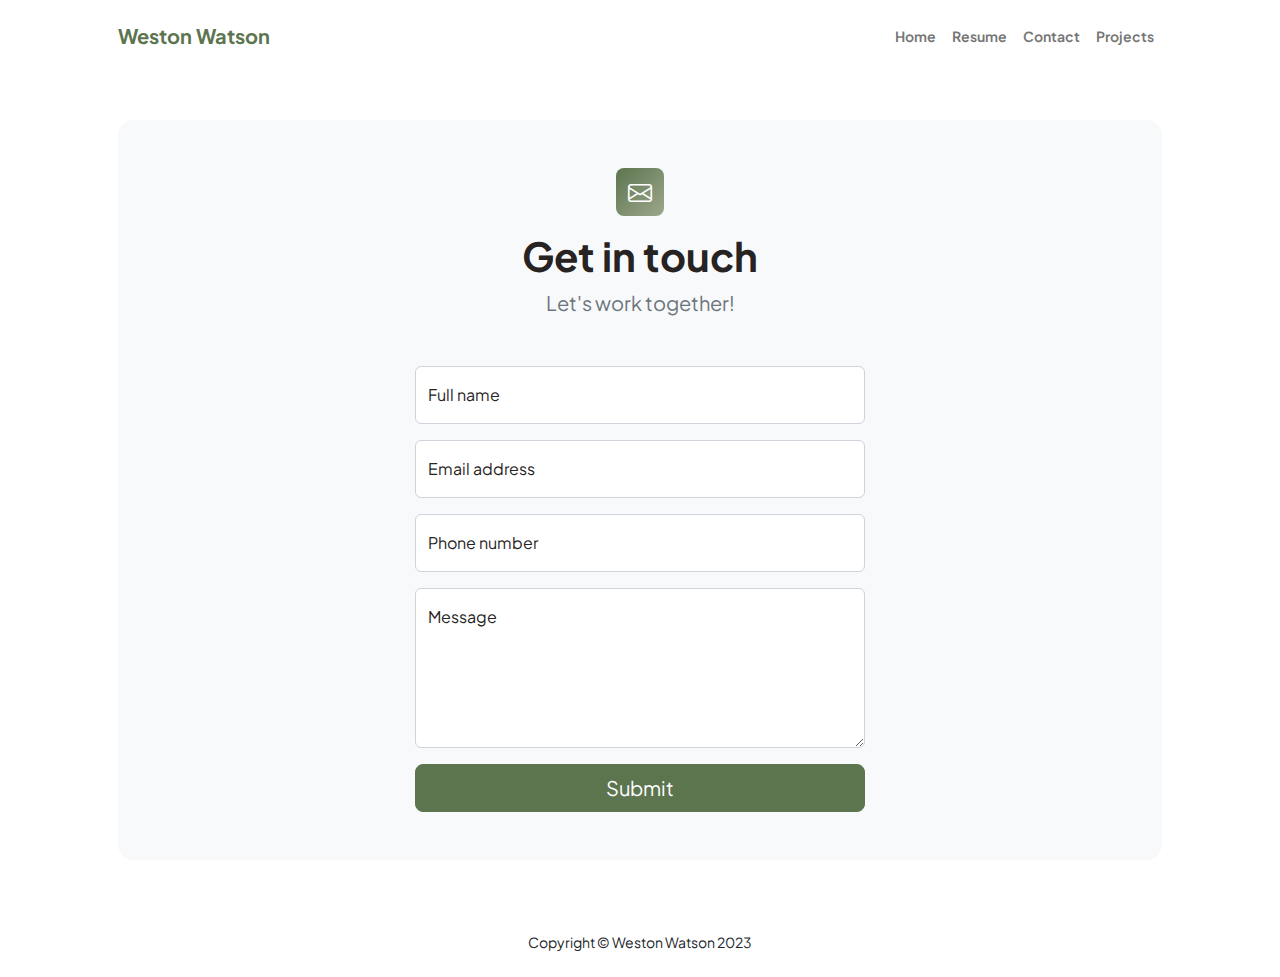
<file: contact.html>
<!DOCTYPE html>
<html lang="en">
    <head>
        <meta charset="utf-8" />
        <meta name="viewport" content="width=device-width, initial-scale=1, shrink-to-fit=no" />
        <meta name="description" content />
        <meta name="author" content />
        <title>Weston Watson's Resume</title>
        <!-- Favicon-->
        <link rel="icon" type="image/svg+xml" href="assets/favicon.svg">
        <link rel="icon" type="image/png" href="assets/favicon.png">
        <!-- Custom Google font-->
        <link rel="preconnect" href="https://fonts.googleapis.com" />
        <link rel="preconnect" href="https://fonts.gstatic.com" crossorigin />
        <link href="https://fonts.googleapis.com/css2?family=Plus+Jakarta+Sans:wght@100;200;300;400;500;600;700;800;900&amp;display=swap" rel="stylesheet" />
        <!-- Bootstrap icons-->
        <link href="https://cdn.jsdelivr.net/npm/bootstrap-icons@1.8.1/font/bootstrap-icons.css" rel="stylesheet" />
        <!-- Core theme CSS (includes Bootstrap)-->
        <link href="css/styles.css" rel="stylesheet" />
    </head>
    <body class="d-flex flex-column">
        <main class="flex-shrink-0">
            <!-- Navigation-->
            <nav class="navbar navbar-expand-lg navbar-light bg-white py-3">
                <div class="container px-5">
                    <a class="navbar-brand" href="index.html"><span class="fw-bolder text-primary">Weston Watson</span></a>
                    <button class="navbar-toggler" type="button" data-bs-toggle="collapse" data-bs-target="#navbarSupportedContent" aria-controls="navbarSupportedContent" aria-expanded="false" aria-label="Toggle navigation"><span class="navbar-toggler-icon"></span></button>
                    <div class="collapse navbar-collapse" id="navbarSupportedContent">
                        <ul class="navbar-nav ms-auto mb-2 mb-lg-0 small fw-bolder">
                            <li class="nav-item"><a class="nav-link" href="index.html">Home</a></li>
                            <li class="nav-item"><a class="nav-link" href="resume.html">Resume</a></li>
                            <li class="nav-item"><a class="nav-link" href="contact.html">Contact</a></li>
                            <li class="nav-item"><a class="nav-link" href="DIYpage.html">Projects</a></li>
                        </ul>
                    </div>
                </div>
            </nav>
            <!-- Page content-->
            <section class="py-5">
                <div class="container px-5">
                    <!-- Contact form-->
                    <div class="bg-light rounded-4 py-5 px-4 px-md-5">
                        <div class="text-center mb-5">
                            <div class="feature bg-primary bg-gradient-primary-to-secondary text-white rounded-3 mb-3"><i class="bi bi-envelope"></i></div>
                            <h1 class="fw-bolder">Get in touch</h1>
                            <p class="lead fw-normal text-muted mb-0">Let's work together!</p>
                        </div>
                        <div class="row gx-5 justify-content-center">
                            <div class="col-lg-8 col-xl-6">
                                <form id="contactForm" action="https://formsubmit.co/74b6f9718ed958b1441b76d9ec27cc74" method="POST">
                                    <!-- Name input-->
                                    <div class="form-floating mb-3">
                                        <input class="form-control" id="name" type="text" name="name" placeholder="Enter your name..."/>
                                        <label for="name">Full name</label>
                                    </div>
                                    <!-- Email address input-->
                                    <div class="form-floating mb-3">
                                        <input class="form-control" id="email" type="email" name="email" placeholder="name@example.com"/>
                                        <label for="email">Email address</label>
                                    </div>
                                    <!-- Phone number input-->
                                    <div class="form-floating mb-3">
                                        <input class="form-control" id="phone" type="tel" name="phone" placeholder="(123)-456-7890"/>
                                        <label for="phone">Phone number</label>
                                    </div>
                                    <!-- Message input-->
                                    <div class="form-floating mb-3">
                                        <textarea class="form-control" id="message" type="text" name="message" placeholder="Enter your message here..." style="height: 10rem"></textarea>
                                        <label for="message">Message</label>
                                    </div>
                                    <div class="d-grid form-button">
                                        <input class="btn btn-primary btn-lg" id="submitButton" type="submit" value="Submit"></input>
                                    </div>
                                </form>
                            </div>
                        </div>
                    </div>
                </div>
            </section>
        </main>
         <!-- Footer-->
         <footer class="bg-white py-4 mt-auto">
            <div class="container px-5">
                <div class="row align-items-center justify-content-between flex-column">
                    <div class="col-auto"><div class="small m-0 text-dark">Copyright &copy; Weston Watson 2023</div></div>
                    </div>
                </div>
            </div>
        </footer>
        <!-- Bootstrap core JS-->
        <script src="https://cdn.jsdelivr.net/npm/bootstrap@5.2.3/dist/js/bootstrap.bundle.min.js"></script>
        <!-- Core theme JS-->
        <script src="js/scripts.js"></script>
        <!-- * * * * * * * * * * * * * * * * * * * * * * * * * * * * * * * * * * * * * * * *-->
        <!-- * *                               SB Forms JS                               * *-->
        <!-- * * Activate your form at https://startbootstrap.com/solution/contact-forms * *-->
        <!-- * * * * * * * * * * * * * * * * * * * * * * * * * * * * * * * * * * * * * * * *-->
        <script src="https://cdn.startbootstrap.com/sb-forms-latest.js"></script>
    </body>
</html>
</file>
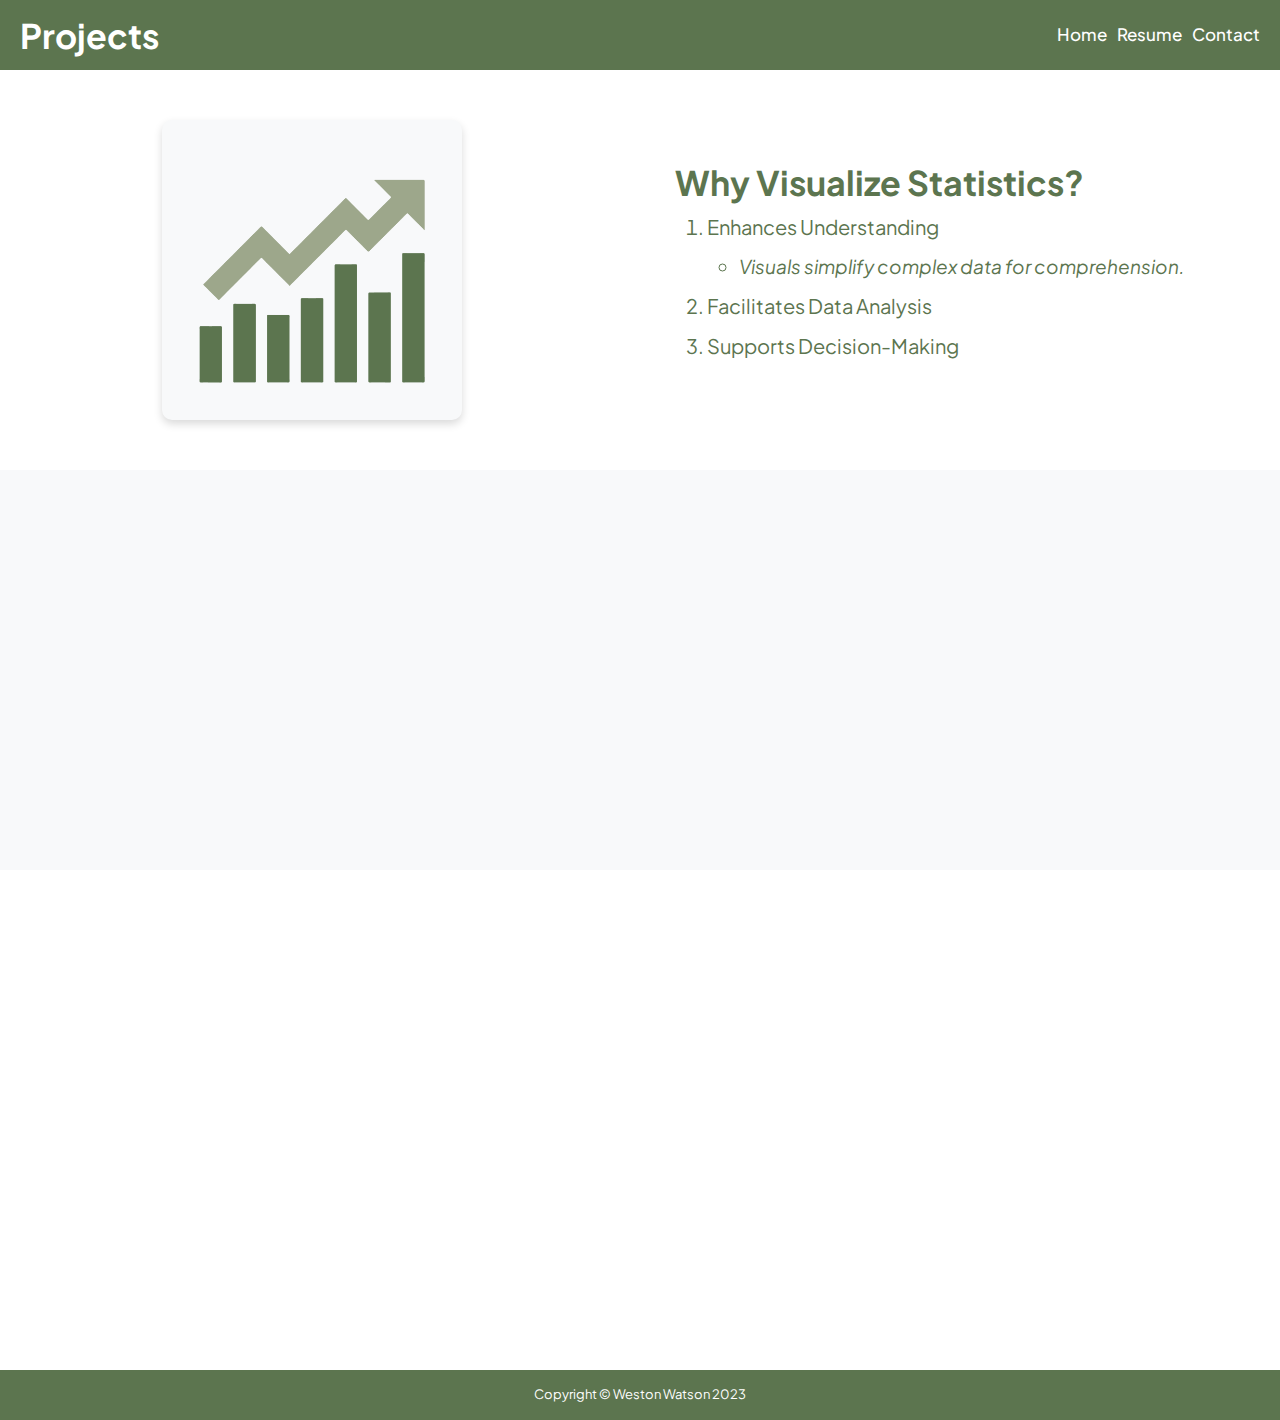
<file: DIYpage.html>
<!DOCTYPE html>
<html lang="en">
<head>
    <meta charset="UTF-8">
    <meta name="viewport" content="width=device-width, initial-scale=1.0">
    <title>DIY Page</title>
    <!-- Favicon-->
    <link rel="icon" type="image/svg+xml" href="assets/favicon.svg">
    <link rel="icon" type="image/png" href="assets/favicon.png">
    <!-- Style Sheet-->
    <link href="css/styles.css" rel="stylesheet" />
    <link href="css/DYIstyles.css" rel="stylesheet" />
    <!-- Custom Google font-->
    <link rel="preconnect" href="https://fonts.googleapis.com" />
    <link rel="preconnect" href="https://fonts.gstatic.com" crossorigin />
    <link href="https://fonts.googleapis.com/css2?family=Plus+Jakarta+Sans:wght@100;200;300;400;500;600;700;800;900&amp;display=swap" rel="stylesheet" />
    
    <meta charset=“UTF-8”>
    <meta name=“viewport” content=“width=device-width, initial-scale=1.0”>
    <meta http-equiv=“X-UA-Compatible” content=“ie=edge”>
</head>
<body>
    <div class="common top">
        <div class="project-title">
            <a href="#tab" class="text-lg">Projects</a><br>
        </div>
        <a class="link-home" href="index.html">Home</a>
        <a class="link-home" href="resume.html">Resume</a>
        <a class="link-home" href="contact.html">Contact</a>
    </div>
    <div class="common main">
        <div class="section centered-text">
            <img class="curved-box" src="assets/graph-image.png" alt="graph" />
        </div>
        <div class="section inline-text">
            <h1 class="text-title">Why Visualize Statistics?</h1>
            <ol class="left-justified-list">
                <li class="li-spacing">Enhances Understanding</li>
                    <ul class="li-spacing">
                        <li class="text-sm li-spacing">Visuals simplify complex data for comprehension.</li>
                     </ul>
                <li class="li-spacing">Facilitates Data Analysis</li>
                <li class="li-spacing">Supports Decision-Making</li>
              </ol>
        </div>
    </div>
    <div class="common youtube" id="tab">
        <div class="centered-text">
            <iframe 
                width="560" 
                height="315"
                src="https://www.youtube.com/embed/AdSZJzb-aX8?si=9CWva8AbkXh6H-4S&amp;controls=0"
                title="YouTube video player" 
                frameborder="" 
                allow="accelerometer; autoplay; clipboard-write; encrypted-media; gyroscope; picture-in-picture; web-share">
            </iframe>  
        </div>
    </div>
    <div class="common tableau container-tableau">
        <div class='tableauPlaceholder' id='viz1702317728018' style='position: relative;'>
            <noscript>
                <a href='#'>
                    <img alt='Investment Performance ' src='https:&#47;&#47;public.tableau.com&#47;static&#47;images&#47;Th&#47;TheCallanDCIndexInvestmentPerformance2&#47;InvestmentPerformance&#47;1_rss.png' style='border: none' />
                </a>
            </noscript>
            <object class='tableauViz'  style='display:none;'>
                <param name='host_url' value='https%3A%2F%2Fpublic.tableau.com%2F' />
                <param name='embed_code_version' value='3' />
                <param name='site_root' value='' />
                <param name='name' value='TheCallanDCIndexInvestmentPerformance2&#47;InvestmentPerformance' />
                <param name='tabs' value='no' />
                <param name='toolbar' value='yes' />
                <param name='static_image' value='https:&#47;&#47;public.tableau.com&#47;static&#47;images&#47;Th&#47;TheCallanDCIndexInvestmentPerformance2&#47;InvestmentPerformance&#47;1.png' />
                <param name='animate_transition' value='yes' />
                <param name='display_static_image' value='yes' />
                <param name='display_spinner' value='yes' />
                <param name='display_overlay' value='yes' />
                <param name='display_count' value='yes' />
                <param name='language' value='en-US' />
            </object>
        </div>
        <script type='text/javascript'>
            var divElement = document.getElementById('viz1702317728018');                    
            var vizElement = divElement.getElementsByTagName('object')[0];                    
            vizElement.style.width='486px';vizElement.style.height='447px';                    
            var scriptElement = document.createElement('script');                    
            scriptElement.src = 'https://public.tableau.com/javascripts/api/viz_v1.js';                    
            vizElement.parentNode.insertBefore(scriptElement, vizElement);
        </script>
    </div>
    <div class="common footer">Copyright &copy; Weston Watson 2023</div>
</body>
</html>
</file>
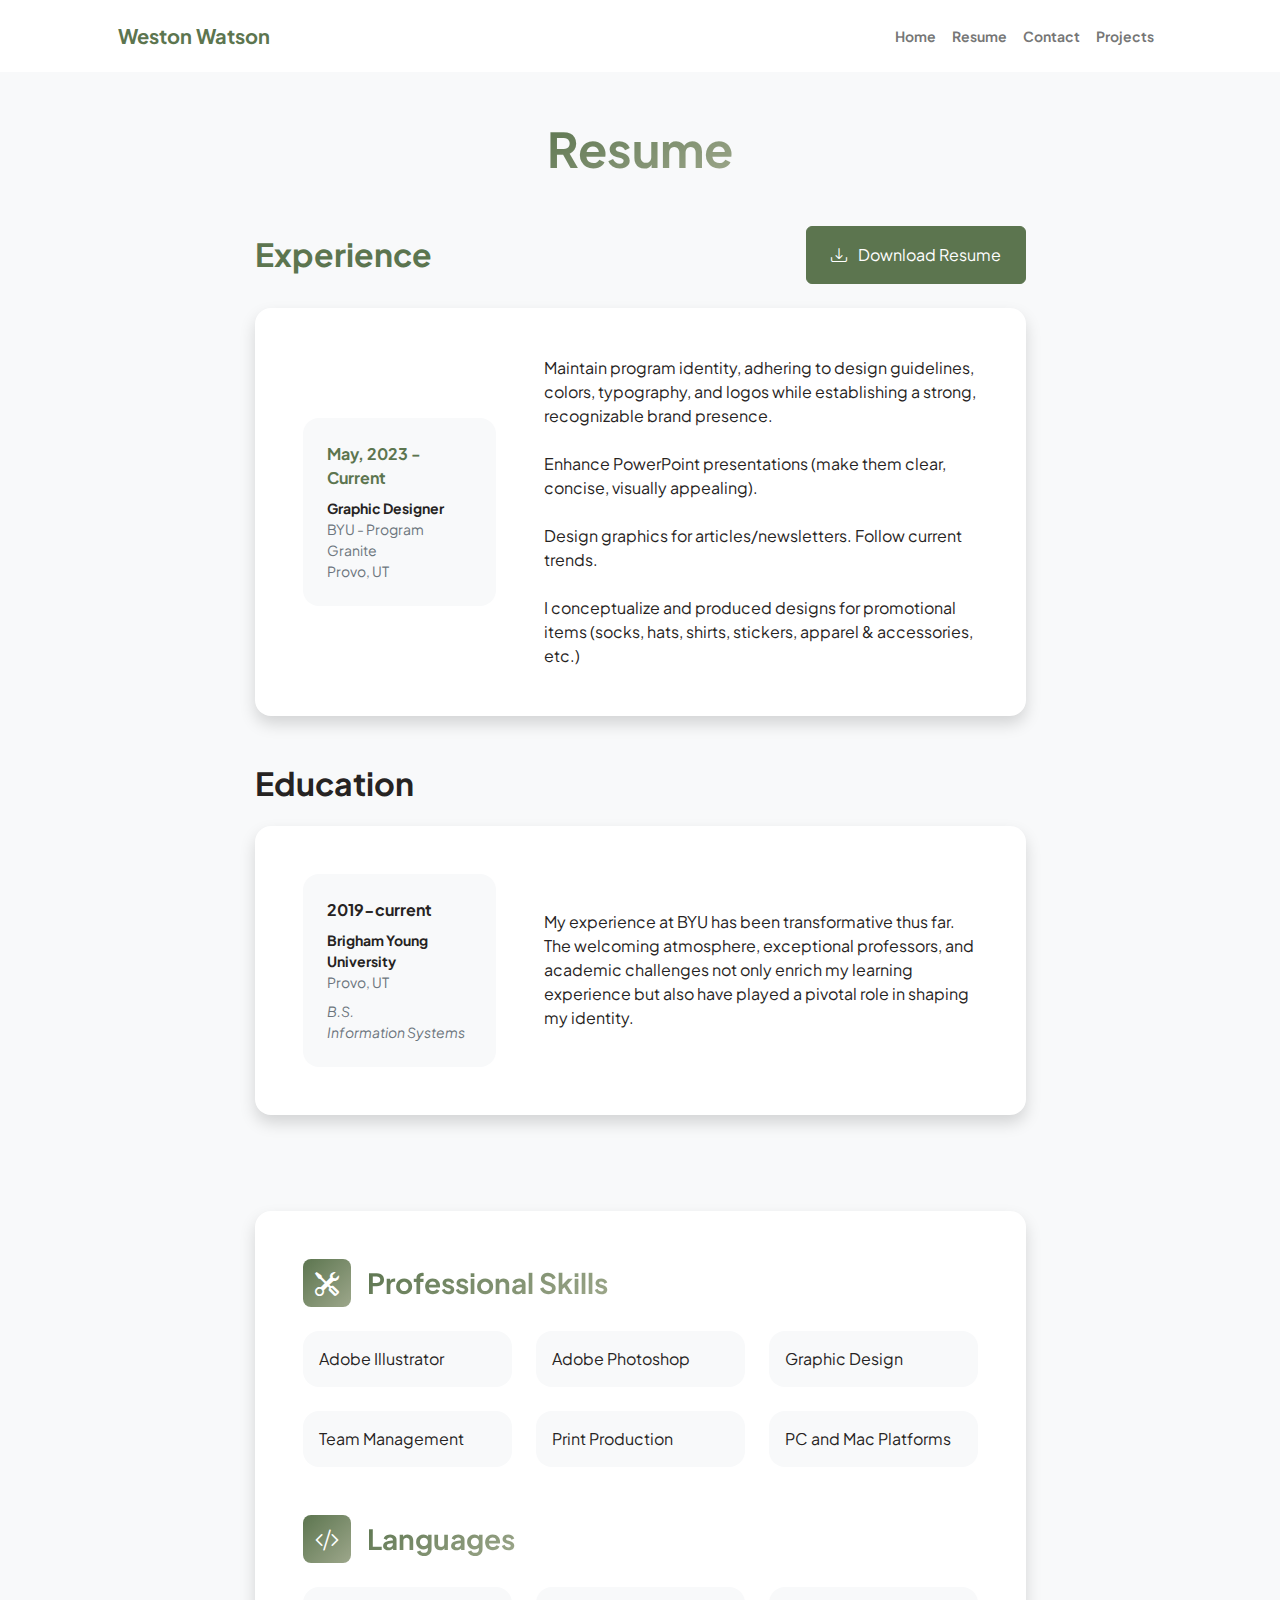
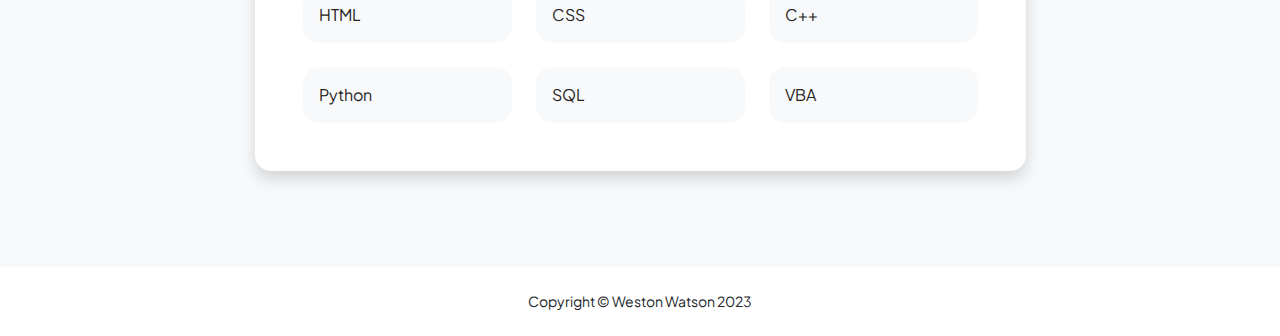
<file: resume.html>
<!DOCTYPE html>
<html lang="en">
    <head>
        <meta charset="utf-8" />
        <meta name="viewport" content="width=device-width, initial-scale=1, shrink-to-fit=no" />
        <meta name="description" content="" />
        <meta name="author" content="" />
        <title>Weston Watosn's Resume</title>
        <!-- Favicon-->
        <link rel="icon" type="image/svg+xml" href="assets/favicon.svg">
        <link rel="icon" type="image/png" href="assets/favicon.png">
        <!-- Custom Google font-->
        <link rel="preconnect" href="https://fonts.googleapis.com" />
        <link rel="preconnect" href="https://fonts.gstatic.com" crossorigin />
        <link href="https://fonts.googleapis.com/css2?family=Plus+Jakarta+Sans:wght@100;200;300;400;500;600;700;800;900&amp;display=swap" rel="stylesheet" />
        <!-- Bootstrap icons-->
        <link href="https://cdn.jsdelivr.net/npm/bootstrap-icons@1.8.1/font/bootstrap-icons.css" rel="stylesheet" />
        <!-- Core theme CSS (includes Bootstrap)-->
        <link href="css/styles.css" rel="stylesheet" />
    </head>
    <body class="d-flex flex-column h-100 bg-light">
        <main class="flex-shrink-0">
            <!-- Navigation-->
            <nav class="navbar navbar-expand-lg navbar-light bg-white py-3">
                <div class="container px-5">
                    <a class="navbar-brand" href="index.html"><span class="fw-bolder text-primary">Weston Watson</span></a>
                    <button class="navbar-toggler" type="button" data-bs-toggle="collapse" data-bs-target="#navbarSupportedContent" aria-controls="navbarSupportedContent" aria-expanded="false" aria-label="Toggle navigation"><span class="navbar-toggler-icon"></span></button>
                    <div class="collapse navbar-collapse" id="navbarSupportedContent">
                        <ul class="navbar-nav ms-auto mb-2 mb-lg-0 small fw-bolder">
                            <li class="nav-item"><a class="nav-link" href="index.html">Home</a></li>
                            <li class="nav-item"><a class="nav-link" href="resume.html">Resume</a></li>
                            <li class="nav-item"><a class="nav-link" href="contact.html">Contact</a></li>
                            <li class="nav-item"><a class="nav-link" href="DIYpage.html">Projects</a></li>
                        </ul>
                    </div>
                </div>
            </nav>
            <!-- Page Content-->
            <div class="container px-5 my-5">
                <div class="text-center mb-5">
                    <h1 class="display-5 fw-bolder mb-0"><span class="text-gradient d-inline">Resume</span></h1>
                </div>
                <div class="row gx-5 justify-content-center">
                    <div class="col-lg-11 col-xl-9 col-xxl-8">
                        <!-- Experience Section-->
                        <section>
                            <div class="d-flex align-items-center justify-content-between mb-4">
                                <h2 class="text-primary fw-bolder mb-0">Experience</h2>
                                <!-- Download resume button-->
                                <!-- Note: Set the link href target to a PDF file within your project-->
                                <a class="btn btn-primary px-4 py-3" href="assets/Weston-Watson-Resume.pdf" target="_blank">
                                    <div class="d-inline-block bi bi-download me-2"></div>
                                    Download Resume
                                </a>
                            </div>
                            <!-- Experience Card 1-->
                            <div class="card shadow border-0 rounded-4 mb-5">
                                <div class="card-body p-5">
                                    <div class="row align-items-center gx-5">
                                        <div class="col text-center text-lg-start mb-4 mb-lg-0">
                                            <div class="bg-light p-4 rounded-4">
                                                <div class="text-primary fw-bolder mb-2">May, 2023 - Current</div>
                                                <div class="small fw-bolder">Graphic Designer</div>
                                                <div class="small text-muted">BYU - Program Granite</div>
                                                <div class="small text-muted">Provo, UT</div>
                                            </div>
                                        </div>
                                        <div class="col-lg-8"><div>Maintain program identity, adhering to design guidelines, colors, typography,
                                            and logos while establishing a strong, recognizable brand presence. 
                                            <br><br> Enhance PowerPoint presentations (make them clear, concise, visually appealing).
                                            <br><br> Design graphics for articles/newsletters. Follow current trends.
                                            <br><br> I conceptualize and produced designs for promotional items (socks, hats, shirts,
                                            stickers, apparel & accessories, etc.)</div></div>
                                    </div>
                                </div>
                            </div>
                        </section>
                        <!-- Education Section-->
                        <section>
                            <h2 class="text-secondary fw-bolder mb-4">Education</h2>
                            <!-- Education Card 1-->
                            <div class="card shadow border-0 rounded-4 mb-5">
                                <div class="card-body p-5">
                                    <div class="row align-items-center gx-5">
                                        <div class="col text-center text-lg-start mb-4 mb-lg-0">
                                            <div class="bg-light p-4 rounded-4">
                                                <div class="text-secondary fw-bolder mb-2">2019-current</div>
                                                <div class="mb-2">
                                                    <div class="small fw-bolder">Brigham Young University</div>
                                                    <div class="small text-muted">Provo, UT</div>
                                                </div>
                                                <div class="fst-italic">
                                                    <div class="small text-muted">B.S.</div>
                                                    <div class="small text-muted">Information Systems</div>
                                                </div>
                                            </div>
                                        </div>
                                        <div class="col-lg-8"><div>My experience at BYU has been transformative thus far. The welcoming atmosphere, exceptional professors, 
                                            and academic challenges not only enrich my learning experience but also have played a pivotal role in shaping my identity.</div></div>
                                    </div>
                                </div>
                            </div>
                        <!-- Divider-->
                        <div class="pb-5"></div>
                        <!-- Skills Section-->
                        <section>
                            <!-- Skillset Card-->
                            <div class="card shadow border-0 rounded-4 mb-5">
                                <div class="card-body p-5">
                                    <!-- Professional skills list-->
                                    <div class="mb-5">
                                        <div class="d-flex align-items-center mb-4">
                                            <div class="feature bg-primary bg-gradient-primary-to-secondary text-white rounded-3 me-3"><i class="bi bi-tools"></i></div>
                                            <h3 class="fw-bolder mb-0"><span class="text-gradient d-inline">Professional Skills</span></h3>
                                        </div>
                                        <div class="row row-cols-1 row-cols-md-3 mb-4">
                                            <div class="col mb-4 mb-md-0"><div class="d-flex align-items-center bg-light rounded-4 p-3 h-100">Adobe Illustrator</div></div>
                                            <div class="col mb-4 mb-md-0"><div class="d-flex align-items-center bg-light rounded-4 p-3 h-100">Adobe Photoshop</div></div>
                                            <div class="col"><div class="d-flex align-items-center bg-light rounded-4 p-3 h-100">Graphic Design</div></div>
                                        </div>
                                        <div class="row row-cols-1 row-cols-md-3">
                                            <div class="col mb-4 mb-md-0"><div class="d-flex align-items-center bg-light rounded-4 p-3 h-100">Team Management</div></div>
                                            <div class="col mb-4 mb-md-0"><div class="d-flex align-items-center bg-light rounded-4 p-3 h-100">Print Production</div></div>
                                            <div class="col"><div class="d-flex align-items-center bg-light rounded-4 p-3 h-100">PC and Mac Platforms</div></div>
                                        </div>
                                    </div>
                                    <!-- Languages list-->
                                    <div class="mb-0">
                                        <div class="d-flex align-items-center mb-4">
                                            <div class="feature bg-primary bg-gradient-primary-to-secondary text-white rounded-3 me-3"><i class="bi bi-code-slash"></i></div>
                                            <h3 class="fw-bolder mb-0"><span class="text-gradient d-inline">Languages</span></h3>
                                        </div>
                                        <div class="row row-cols-1 row-cols-md-3 mb-4">
                                            <div class="col mb-4 mb-md-0"><div class="d-flex align-items-center bg-light rounded-4 p-3 h-100">HTML</div></div>
                                            <div class="col mb-4 mb-md-0"><div class="d-flex align-items-center bg-light rounded-4 p-3 h-100">CSS</div></div>
                                            <div class="col"><div class="d-flex align-items-center bg-light rounded-4 p-3 h-100">C++</div></div>
                                        </div>
                                        <div class="row row-cols-1 row-cols-md-3">
                                            <div class="col mb-4 mb-md-0"><div class="d-flex align-items-center bg-light rounded-4 p-3 h-100">Python</div></div>
                                            <div class="col mb-4 mb-md-0"><div class="d-flex align-items-center bg-light rounded-4 p-3 h-100">SQL</div></div>
                                            <div class="col"><div class="d-flex align-items-center bg-light rounded-4 p-3 h-100">VBA</div></div>
                                        </div>
                                    </div>
                                </div>
                            </div>
                        </section>
                    </div>
                </div>
            </div>
        </main>
        <!-- Footer-->
        <footer class="bg-white py-4 mt-auto">
            <div class="container px-5">
                <div class="row align-items-center justify-content-between flex-column">
                    <div class="col-auto"><div class="small m-0 text-dark">Copyright &copy; Weston Watson 2023</div></div>
                    </div>
                </div>
            </div>
        </footer>
        <!-- Bootstrap core JS-->
        <script src="https://cdn.jsdelivr.net/npm/bootstrap@5.2.3/dist/js/bootstrap.bundle.min.js"></script>
        <!-- Core theme JS-->
        <script src="js/scripts.js"></script>
    </body>
</html>
</file>
<file: css/DYIstyles.css>
body {
    font-family: "Plus Jakarta Sans";
    font-size: 20px;
    margin: 0;
}

.common {
    display: flex;
    justify-content: center;
    align-items: center;
}

.top {
    background-color: #5C754F;
    color: #ffffff;
    font-size: 30px;
    font-weight: 800;
    position: top;
    height: 70px;
    padding: 10px;
    display: flex;
    justify-content: space-between;
    align-items: center;
}

.project-title {
    flex-grow: 1;
    text-align: left;
    margin-left: 10px;
}

.link-home {
    text-decoration: none;
    color: #fff;
    margin-right: 10px;
    font-size: 17px;
    font-weight: 500;
}

.link-home:hover {
    color: #1e231b;
}

.main {
    background-color: #ffffff;
    color: #5C754F;
    display: flex;
    justify-content: space-between;
    height: 400px;
    padding: 10px;
}

.tableau {
    background-color: #ffffff;
    color: #5C754F;
    display: flex;
    justify-content: space-between;
    height: 500px;
    padding: 10px;
}

.youtube {
    background-color: #f8f9fa;
    color: #5C754F;
    display: flex;
    justify-content: center;
    height: 400px;
    padding: 10px;
}

.footer {
    background-color: #5C754F;
    color: #ffffff;
    font-size: 13px;
    padding: 10px;
    height: 50px;
}

.section {
    width: 48%; /* Adjust as needed */
    padding: 10px;
  }

.curved-box {
    overflow: hidden;
    border-radius: 10px; 
    box-shadow: 0 4px 8px rgba(0, 0, 0, 0.15); 
    width: 300px; 
    height: 300px;
    background-color: #f8f9fa;
    padding: 20px;
}

.curved-box img {
    display: block;
    width: 100%; 
    height: 100%; 
    object-fit: cover;
    border-radius: 50px;
}

.centered-text {
    text-align: center;
    display: flex;
    align-items: center;
    justify-content: center;
}

.inline-text {
    text-align: left;
    display: inline;
    align-items: center;
    justify-content: center;
}
 
.left-justified-list {
    text-align: left;
}

.text-sm {
    font-size: 19px;
    font-style: italic;
}

.text-lg {
    color: #ffffff;
    text-decoration: none;
    font-size: 34px;
    font-weight: 700;
}

.text-lg:hover {
    color: #1e231b;
}

.text-title {
    font-size: 34px;
    font-weight: 700;
}
.li-spacing {
    margin-bottom: 10px;
}

.container-tableau {
    display: flex;
    justify-content: center;
}
</file>
